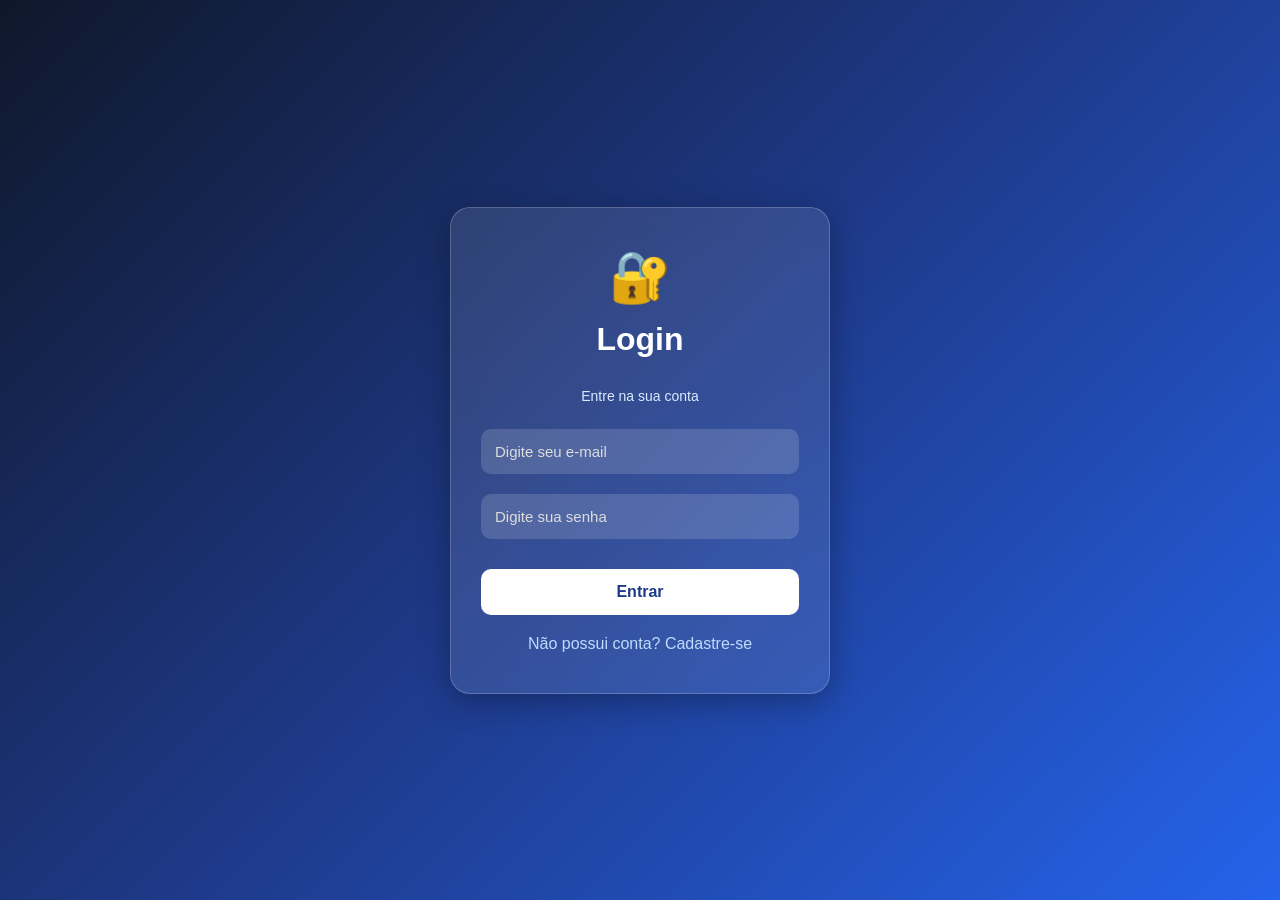
<file: frontend/login.html>
<!DOCTYPE html>
<html lang="pt-BR">
<head>
  <meta charset="UTF-8">
  <meta name="viewport" content="width=device-width, initial-scale=1.0">
  <title>Login - EDUNET</title>

  <style>
    *{
      margin:0;
      padding:0;
      box-sizing:border-box;
      font-family:Arial, sans-serif;
    }

    body{
      height:100vh;
      display:flex;
      justify-content:center;
      align-items:center;
      background:linear-gradient(135deg,#0f172a,#1e3a8a,#2563eb);
      overflow:hidden;
    }

    .container{
      width:380px;
      background:rgba(255,255,255,0.1);
      backdrop-filter:blur(15px);
      border:1px solid rgba(255,255,255,0.2);
      border-radius:20px;
      padding:40px 30px;
      box-shadow:0 8px 32px rgba(0,0,0,0.3);
      color:white;
      animation:fade 0.7s ease;
    }

    @keyframes fade{
      from{
        opacity:0;
        transform:translateY(20px);
      }
      to{
        opacity:1;
        transform:translateY(0);
      }
    }

    h2{
      text-align:center;
      margin-bottom:30px;
      font-size:32px;
    }

    .input-box{
      position:relative;
      margin-bottom:20px;
    }

    .input-box input{
      width:100%;
      padding:14px;
      border:none;
      outline:none;
      border-radius:10px;
      background:rgba(255,255,255,0.15);
      color:white;
      font-size:15px;
      transition:0.3s;
    }

    .input-box input::placeholder{
      color:#ddd;
    }

    .input-box input:focus{
      background:rgba(255,255,255,0.25);
      transform:scale(1.02);
    }

    button{
      width:100%;
      padding:14px;
      border:none;
      border-radius:10px;
      background:white;
      color:#1e3a8a;
      font-size:16px;
      font-weight:bold;
      cursor:pointer;
      transition:0.3s;
      margin-top:10px;
    }

    button:hover{
      background:#dbeafe;
      transform:translateY(-2px);
    }

    .link{
      text-align:center;
      margin-top:20px;
      cursor:pointer;
      color:#bfdbfe;
      transition:0.3s;
    }

    .link:hover{
      color:white;
    }

    .hidden{
      display:none;
    }

    .logo{
      text-align:center;
      font-size:50px;
      margin-bottom:15px;
    }

    .subtitle{
      text-align:center;
      color:#dbeafe;
      margin-bottom:25px;
      font-size:14px;
    }

    @media(max-width:450px){
      .container{
        width:90%;
        padding:30px 20px;
      }
    }
  </style>
</head>

<body>

  <div class="container">

    <form id="loginForm">
      <div class="logo">🔐</div>

      <h2>Login</h2>

      <div class="subtitle">Entre na sua conta</div>

      <div class="input-box">
        <input type="email" id="loginEmail" placeholder="Digite seu e-mail" required>
      </div>

      <div class="input-box">
        <input type="password" id="loginSenha" placeholder="Digite sua senha" required>
      </div>

      <button type="submit">Entrar</button>

      <div class="link" onclick="mostrarCadastro()">
        Não possui conta? Cadastre-se
      </div>
    </form>

    <form id="cadastroForm" class="hidden">
      <div class="logo">👤</div>

      <h2>Cadastro</h2>

      <div class="subtitle">Crie sua conta agora</div>

      <div class="input-box">
        <input type="text" id="cadNome" placeholder="Nome completo" required>
      </div>

      <div class="input-box">
        <input type="email" id="cadEmail" placeholder="Digite seu e-mail" required>
      </div>

      <div class="input-box">
        <input type="password" id="cadSenha" placeholder="Digite sua senha" required>
      </div>

      <div class="input-box">
        <input type="password" id="cadConfirmarSenha" placeholder="Confirmar senha" required>
      </div>

      <button type="submit">Cadastrar</button>

      <div class="link" onclick="mostrarLogin()">
        Já possui conta? Fazer login
      </div>
    </form>

  </div>

  <script>
    function mostrarCadastro() {
      document.getElementById("loginForm").classList.add("hidden");
      document.getElementById("cadastroForm").classList.remove("hidden");
    }

    function mostrarLogin() {
      document.getElementById("cadastroForm").classList.add("hidden");
      document.getElementById("loginForm").classList.remove("hidden");
    }

    const loginForm = document.getElementById("loginForm");
    const cadastroForm = document.getElementById("cadastroForm");

    cadastroForm.addEventListener("submit", async function(e) {
      e.preventDefault();

      const nome = document.getElementById("cadNome").value.trim();
      const email = document.getElementById("cadEmail").value.trim();
      const senha = document.getElementById("cadSenha").value.trim();
      const confirmarSenha = document.getElementById("cadConfirmarSenha").value.trim();

      if (senha !== confirmarSenha) {
        alert("As senhas não coincidem.");
        return;
      }

      const resposta = await fetch("http://localhost:5069/api/clientes", {
        method: "POST",
        headers: {
          "Content-Type": "application/json"
        },
        body: JSON.stringify({
          nome: nome,
          email: email,
          telefone: "",
          cpf: "",
          senha: senha
        })
      });

      if (resposta.ok) {
        alert("Cadastro realizado com sucesso!");
        cadastroForm.reset();
        mostrarLogin();
      } else {
        alert("Erro ao cadastrar usuário.");
      }
    });

    loginForm.addEventListener("submit", async function(e) {
      e.preventDefault();

      const email = document.getElementById("loginEmail").value.trim();
      const senha = document.getElementById("loginSenha").value.trim();

      const resposta = await fetch("http://localhost:5069/api/login", {
        method: "POST",
        headers: {
          "Content-Type": "application/json"
        },
        body: JSON.stringify({
          email: email,
          senha: senha
        })
      });

      if (resposta.ok) {
        const dados = await resposta.json();

        localStorage.setItem("usuarioLogado", JSON.stringify(dados.usuario));

        alert("Login realizado com sucesso!");
        
        window.location.href = "index.html";
      } else {
        alert("Email ou senha inválidos.");
      }
    });
  </script>

  <script src="https://vlibras.gov.br/app/vlibras-plugin.js"></script>
  <script>
    new window.VLibras.Widget('https://vlibras.gov.br/app');
  </script>

</body>
</html>
</file>
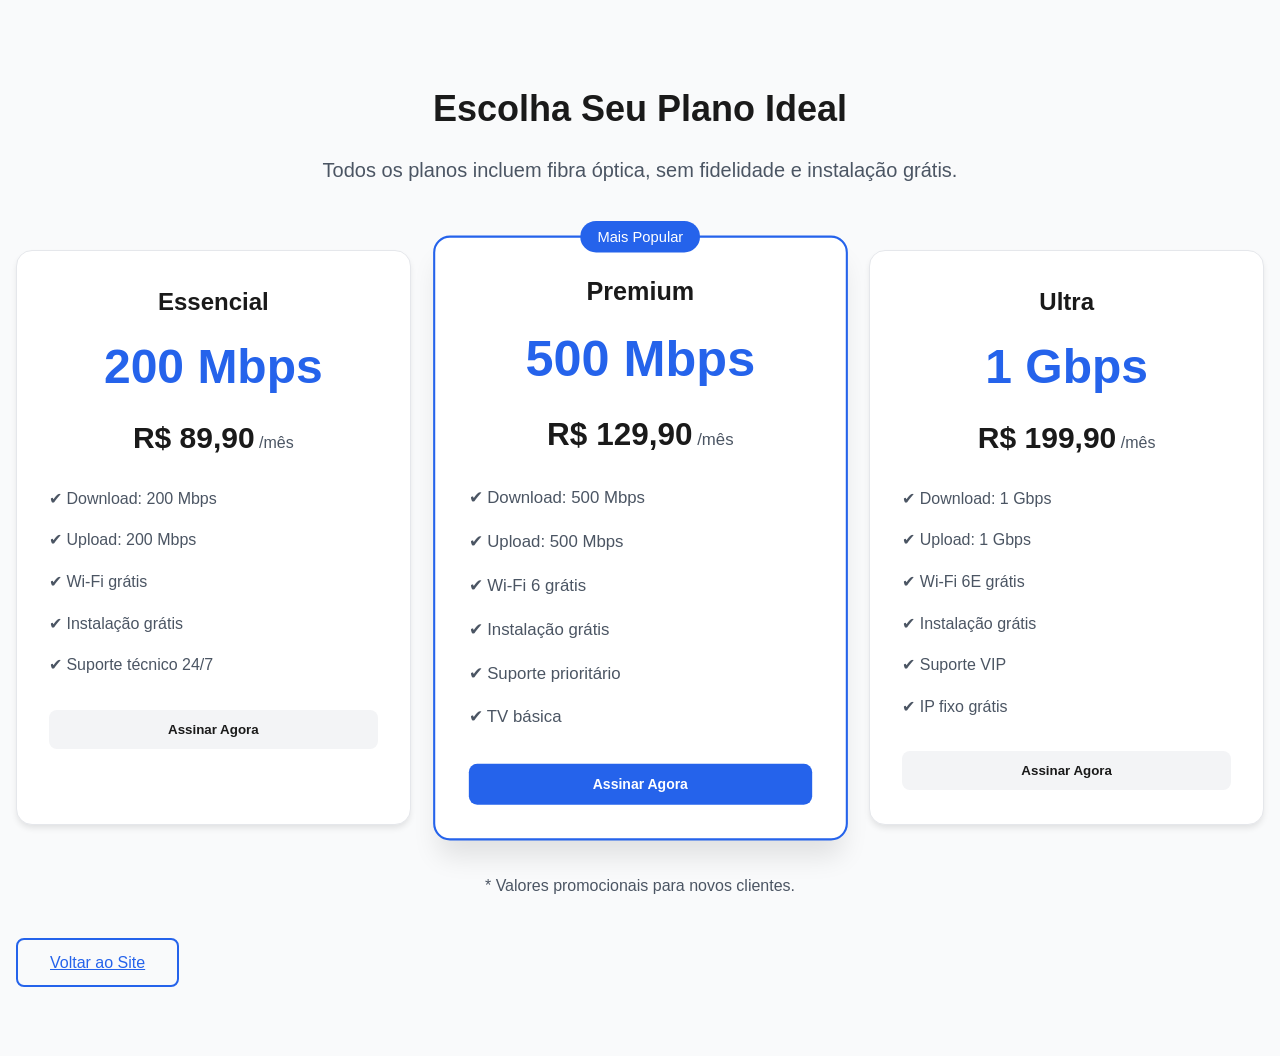
<file: frontend/planos.html>
<!DOCTYPE html>
<html lang="pt-BR">
<head>
    <meta charset="UTF-8">
    <meta name="viewport" content="width=device-width, initial-scale=1.0">
    <title>Planos - EDUNET</title>
    <link rel="stylesheet" href="styles.css">
</head>

<body>

<section id="planos" class="plans">
    <div class="container">

        <div class="section-header">
            <h2 class="section-title">Escolha Seu Plano Ideal</h2>
            <p class="section-description">
                Todos os planos incluem fibra óptica, sem fidelidade e instalação grátis.
            </p>
        </div>

        <div class="plans-grid">

            <div class="plan-card">
                <div class="plan-header">
                    <h3 class="plan-name">Essencial</h3>
                    <div class="plan-speed">200 Mbps</div>
                    <div class="plan-price">
                        <span class="price-value">R$ 89,90</span>
                        <span class="price-period">/mês</span>
                    </div>
                </div>

                <ul class="plan-features">
                    <li>✔ Download: 200 Mbps</li>
                    <li>✔ Upload: 200 Mbps</li>
                    <li>✔ Wi-Fi grátis</li>
                    <li>✔ Instalação grátis</li>
                    <li>✔ Suporte técnico 24/7</li>
                </ul>

                <button type="button" class="btn-plan" onclick="assinarPlano('essencial')">
                    Assinar Agora
                </button>
            </div>

            <div class="plan-card plan-popular">
                <div class="popular-badge">Mais Popular</div>

                <div class="plan-header">
                    <h3 class="plan-name">Premium</h3>
                    <div class="plan-speed">500 Mbps</div>
                    <div class="plan-price">
                        <span class="price-value">R$ 129,90</span>
                        <span class="price-period">/mês</span>
                    </div>
                </div>

                <ul class="plan-features">
                    <li>✔ Download: 500 Mbps</li>
                    <li>✔ Upload: 500 Mbps</li>
                    <li>✔ Wi-Fi 6 grátis</li>
                    <li>✔ Instalação grátis</li>
                    <li>✔ Suporte prioritário</li>
                    <li>✔ TV básica</li>
                </ul>

                <button type="button" class="btn-plan btn-plan-popular" onclick="assinarPlano('premium')">
                    Assinar Agora
                </button>
            </div>

            <div class="plan-card">
                <div class="plan-header">
                    <h3 class="plan-name">Ultra</h3>
                    <div class="plan-speed">1 Gbps</div>
                    <div class="plan-price">
                        <span class="price-value">R$ 199,90</span>
                        <span class="price-period">/mês</span>
                    </div>
                </div>

                <ul class="plan-features">
                    <li>✔ Download: 1 Gbps</li>
                    <li>✔ Upload: 1 Gbps</li>
                    <li>✔ Wi-Fi 6E grátis</li>
                    <li>✔ Instalação grátis</li>
                    <li>✔ Suporte VIP</li>
                    <li>✔ IP fixo grátis</li>
                </ul>

                <button type="button" class="btn-plan" onclick="assinarPlano('ultra')">
                    Assinar Agora
                </button>
            </div>

        </div>

        <div class="plans-disclaimer">
            <p>* Valores promocionais para novos clientes.</p>
        </div>

        <br><br>

        <a href="#" onclick="irParaPagina('index.html')" class="btn-outline voltar-btn">
            Voltar ao Site
        </a>

    </div>
</section>

<script>
    function irParaPagina(pagina) {
        document.body.classList.add("fade-out");

        setTimeout(() => {
            window.location.href = pagina;
        }, 350);
    }

    function assinarPlano(plano) {
        localStorage.setItem("planoEscolhido", plano);

        document.body.classList.add("fade-out");

        setTimeout(() => {
            window.location.href = "index.html#contato";
        }, 350);
    }
</script>

</body>
</html>
</file>
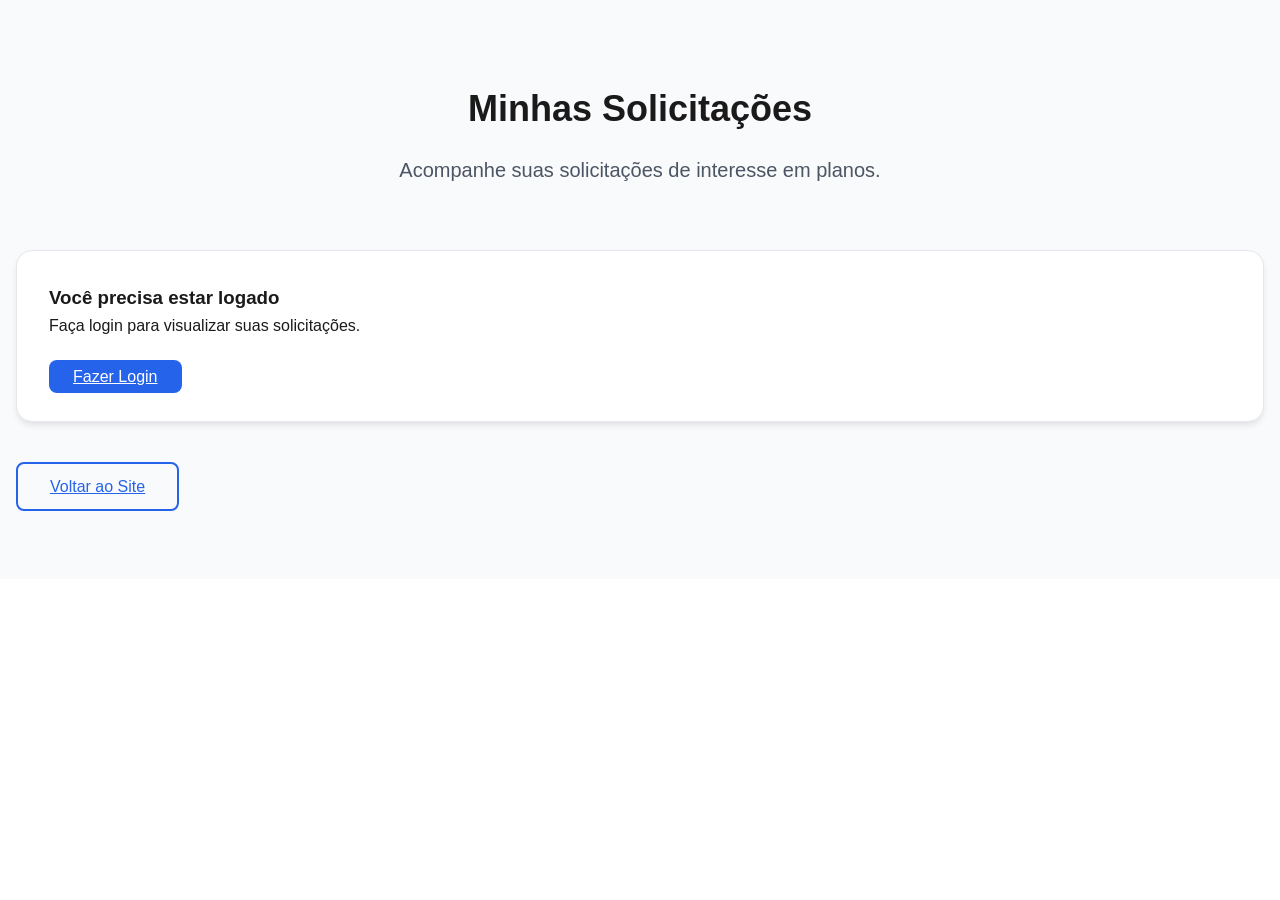
<file: frontend/solicitacoes.html>
<!DOCTYPE html>
<html lang="pt-BR">
<head>
    <meta charset="UTF-8">
    <meta name="viewport" content="width=device-width, initial-scale=1.0">
    <title>Minhas Solicitações - EDUNET</title>
    <link rel="stylesheet" href="styles.css">
</head>

<body>

<section class="plans">
    <div class="container">

        <div class="section-header">
            <h2 class="section-title">Minhas Solicitações</h2>
            <p class="section-description">
                Acompanhe suas solicitações de interesse em planos.
            </p>
        </div>

        <div id="conteudoSolicitacao" class="plan-card"></div>

        <br><br>

        <a href="#" onclick="irParaPagina('index.html')" class="btn-outline voltar-btn">
            Voltar ao Site
        </a>

    </div>
</section>

<script>
    function irParaPagina(pagina) {
        document.body.classList.add("fade-out");

        setTimeout(() => {
            window.location.href = pagina;
        }, 350);
    }

    const usuarioLogado = JSON.parse(localStorage.getItem("usuarioLogado"));
    const solicitacao = JSON.parse(localStorage.getItem("ultimaSolicitacao"));
    const conteudo = document.getElementById("conteudoSolicitacao");

    if (!usuarioLogado) {
        conteudo.innerHTML = `
            <h3>Você precisa estar logado</h3>
            <p>Faça login para visualizar suas solicitações.</p>
            <br>
            <a href="#" onclick="irParaPagina('login.html')" class="btn-primary">
                Fazer Login
            </a>
        `;
    } else if (!solicitacao) {
        conteudo.innerHTML = `
            <h3>Nenhuma solicitação encontrada</h3>
            <p>Você ainda não demonstrou interesse em nenhum plano.</p>
            <br>
            <a href="#" onclick="irParaPagina('planos.html')" class="btn-primary">
                Ver Planos
            </a>
        `;
    } else {
        conteudo.innerHTML = `
            <h3>Solicitação em análise</h3>
            <br>
            <p><strong>Cliente:</strong> ${usuarioLogado.nome || usuarioLogado.email}</p>
            <p><strong>Plano solicitado:</strong> ${solicitacao.plano}</p>
            <p><strong>Telefone:</strong> ${solicitacao.telefone}</p>
            <p><strong>E-mail:</strong> ${solicitacao.email}</p>
            <p><strong>Mensagem:</strong> ${solicitacao.mensagem || "Nenhuma mensagem enviada"}</p>
            <br>
            <p><strong>Status:</strong> Em análise</p>
            <p>Nossa equipe entrará em contato em até 24 horas.</p>
        `;
    }
</script>

</body>
</html>
</file>
<file: frontend/styles.css>
* {
    margin: 0;
    padding: 0;
    box-sizing: border-box;
}

body {
    font-family: -apple-system, BlinkMacSystemFont, 'Segoe UI', Roboto, 'Helvetica Neue', Arial, sans-serif;
    line-height: 1.6;
    color: #1a1a1a;
    background: #ffffff;
}

.container {
    max-width: 1280px;
    margin: 0 auto;
    padding: 0 1rem;
}

.hidden {
    display: none !important;
}

/* Header */
.header {
    position: fixed;
    top: 0;
    left: 0;
    right: 0;
    background: #ffffff;
    box-shadow: 0 1px 3px rgba(0, 0, 0, 0.1);
    z-index: 1000;
}

.header-content {
    display: flex;
    align-items: center;
    justify-content: space-between;
    height: 64px;
}

.logo {
    display: flex;
    align-items: center;
    gap: 0.5rem;
}

.logo-icon {
    width: 40px;
    height: 40px;
    background: #2563eb;
    border-radius: 8px;
    display: flex;
    align-items: center;
    justify-content: center;
    color: white;
}

.logo-text {
    font-size: 1.25rem;
    font-weight: 700;
    color: #1a1a1a;
}

.nav-desktop {
    display: none;
    align-items: center;
    gap: 2rem;
}

.nav-link {
    background: none;
    border: none;
    color: #4b5563;
    cursor: pointer;
    font-size: 1rem;
    transition: color 0.3s;
}

.nav-link:hover {
    color: #2563eb;
}

.btn-primary {
    background: #2563eb;
    color: white;
    padding: 0.5rem 1.5rem;
    border-radius: 8px;
    border: none;
    cursor: pointer;
    font-size: 1rem;
    transition: background 0.3s;
}

.btn-primary:hover {
    background: #1d4ed8;
}

.menu-toggle {
    background: none;
    border: none;
    padding: 0.5rem;
    cursor: pointer;
}

.nav-mobile {
    padding: 1rem 0;
    border-top: 1px solid #e5e7eb;
}

.nav-link-mobile {
    display: block;
    width: 100%;
    background: none;
    border: none;
    color: #4b5563;
    padding: 0.5rem 0;
    text-align: left;
    cursor: pointer;
    font-size: 1rem;
    transition: color 0.3s;
}

.nav-link-mobile:hover {
    color: #2563eb;
}

.nav-mobile .btn-primary {
    width: 100%;
    margin-top: 0.5rem;
}

@media (min-width: 768px) {
    .nav-desktop {
        display: flex;
    }
    
    .menu-toggle {
        display: none;
    }
}

/* Hero Section */
.hero {
    padding: 8rem 0 4rem;
    background: linear-gradient(to bottom right, #dbeafe, #ffffff);
}

.hero-grid {
    display: grid;
    gap: 3rem;
    align-items: center;
}

.hero-title {
    font-size: 3rem;
    font-weight: 700;
    color: #1a1a1a;
    margin-bottom: 1.5rem;
    line-height: 1.2;
}

.text-blue {
    color: #2563eb;
}

.hero-description {
    font-size: 1.25rem;
    color: #4b5563;
    margin-bottom: 2rem;
}

.hero-buttons {
    display: flex;
    flex-direction: column;
    gap: 1rem;
    margin-bottom: 3rem;
}

.btn-lg {
    padding: 1rem 2rem;
    font-size: 1.125rem;
}

.btn-outline {
    background: transparent;
    color: #2563eb;
    border: 2px solid #2563eb;
    padding: 0.875rem 2rem;
    border-radius: 8px;
    cursor: pointer;
    font-size: 1rem;
    transition: background 0.3s;
}

.btn-outline:hover {
    background: #dbeafe;
}

.hero-features {
    display: grid;
    grid-template-columns: repeat(3, 1fr);
    gap: 1.5rem;
}

.hero-feature {
    display: flex;
    flex-direction: column;
    align-items: center;
    text-align: center;
}

.feature-icon {
    width: 48px;
    height: 48px;
    background: #dbeafe;
    border-radius: 50%;
    display: flex;
    align-items: center;
    justify-content: center;
    margin-bottom: 0.5rem;
    color: #2563eb;
}

.hero-feature p {
    font-size: 0.875rem;
    color: #4b5563;
}

.hero-image {
    position: relative;
}

.hero-image img {
    width: 100%;
    height: 500px;
    object-fit: cover;
    border-radius: 16px;
    box-shadow: 0 20px 25px -5px rgba(0, 0, 0, 0.1), 0 10px 10px -5px rgba(0, 0, 0, 0.04);
}

.uptime-badge {
    display: none;
}

@media (min-width: 768px) {
    .hero-grid {
        grid-template-columns: repeat(2, 1fr);
    }
    
    .hero-buttons {
        flex-direction: row;
    }
    
    .uptime-badge {
        display: block;
        position: absolute;
        bottom: -2rem;
        left: -2rem;
        background: white;
        padding: 1.5rem;
        border-radius: 12px;
        box-shadow: 0 10px 15px -3px rgba(0, 0, 0, 0.1);
    }
    
    .uptime-number {
        font-size: 2.25rem;
        font-weight: 700;
        color: #2563eb;
    }
    
    .uptime-text {
        color: #4b5563;
    }
}

@media (min-width: 1024px) {
    .hero-title {
        font-size: 3.75rem;
    }
}

/* Features Section */
.features {
    padding: 5rem 0;
    background: white;
}

.section-header {
    text-align: center;
    margin-bottom: 4rem;
}

.section-title {
    font-size: 2.25rem;
    font-weight: 700;
    color: #1a1a1a;
    margin-bottom: 1rem;
}

.section-description {
    font-size: 1.25rem;
    color: #4b5563;
    max-width: 42rem;
    margin: 0 auto;
}

.features-grid {
    display: grid;
    gap: 2rem;
}

.feature-card {
    padding: 1.5rem;
    border: 1px solid #e5e7eb;
    border-radius: 12px;
    transition: box-shadow 0.3s;
}

.feature-card:hover {
    box-shadow: 0 10px 15px -3px rgba(0, 0, 0, 0.1);
}

.feature-card-icon {
    width: 56px;
    height: 56px;
    background: #dbeafe;
    border-radius: 8px;
    display: flex;
    align-items: center;
    justify-content: center;
    margin-bottom: 1rem;
    color: #2563eb;
}

.feature-card-title {
    font-size: 1.25rem;
    font-weight: 700;
    color: #1a1a1a;
    margin-bottom: 0.5rem;
}

.feature-card-description {
    color: #4b5563;
}

@media (min-width: 768px) {
    .features-grid {
        grid-template-columns: repeat(2, 1fr);
    }
}

@media (min-width: 1024px) {
    .features-grid {
        grid-template-columns: repeat(3, 1fr);
    }
}

/* Plans Section */
.plans {
    padding: 5rem 0;
    background: #f9fafb;
}

.plans-grid {
    display: grid;
    gap: 2rem;
}

.plan-card {
    background: white;
    border: 1px solid #e5e7eb;
    border-radius: 16px;
    padding: 2rem;
    position: relative;
    box-shadow: 0 4px 6px -1px rgba(0, 0, 0, 0.1);
    transition: transform 0.3s;
}

.plan-popular {
    border: 2px solid #2563eb;
    box-shadow: 0 20px 25px -5px rgba(0, 0, 0, 0.1);
    transform: scale(1.05);
}

.popular-badge {
    position: absolute;
    top: -1rem;
    left: 50%;
    transform: translateX(-50%);
    background: #2563eb;
    color: white;
    padding: 0.25rem 1rem;
    border-radius: 9999px;
    font-size: 0.875rem;
    display: flex;
    align-items: center;
    gap: 0.25rem;
}

.plan-header {
    text-align: center;
    margin-bottom: 1.5rem;
}

.plan-name {
    font-size: 1.5rem;
    font-weight: 700;
    color: #1a1a1a;
    margin-bottom: 0.5rem;
}

.plan-speed {
    font-size: 3rem;
    font-weight: 700;
    color: #2563eb;
    margin-bottom: 0.5rem;
}

.plan-price {
    color: #4b5563;
}

.price-value {
    font-size: 1.875rem;
    font-weight: 700;
    color: #1a1a1a;
}

.plan-features {
    list-style: none;
    margin-bottom: 2rem;
}

.plan-features li {
    display: flex;
    align-items: flex-start;
    gap: 0.75rem;
    margin-bottom: 1rem;
    color: #4b5563;
}

.plan-features svg {
    color: #10b981;
    flex-shrink: 0;
    margin-top: 0.125rem;
}

.btn-plan {
    width: 100%;
    padding: 0.75rem;
    border-radius: 8px;
    border: none;
    font-weight: 600;
    cursor: pointer;
    transition: background 0.3s;
    background: #f3f4f6;
    color: #1a1a1a;
}

.btn-plan:hover {
    background: #e5e7eb;
}

.btn-plan-popular {
    background: #2563eb;
    color: white;
}

.btn-plan-popular:hover {
    background: #1d4ed8;
}

.plans-disclaimer {
    margin-top: 3rem;
    text-align: center;
    color: #4b5563;
}

@media (min-width: 768px) {
    .plans-grid {
        grid-template-columns: repeat(3, 1fr);
    }
}

/* Testimonials Section */
.testimonials {
    padding: 5rem 0;
    background: white;
}

.testimonials-grid {
    display: grid;
    gap: 2rem;
}

.testimonial-card {
    background: #f9fafb;
    border-radius: 12px;
    padding: 2rem;
    position: relative;
}

.quote-icon {
    position: absolute;
    top: 1.5rem;
    right: 1.5rem;
    color: #dbeafe;
}

.testimonial-header {
    display: flex;
    align-items: center;
    gap: 1rem;
    margin-bottom: 1.5rem;
}

.testimonial-avatar {
    width: 64px;
    height: 64px;
    border-radius: 50%;
    object-fit: cover;
    background: #e5e7eb;
}

.testimonial-name {
    font-weight: 700;
    color: #1a1a1a;
}

.testimonial-role {
    font-size: 0.875rem;
    color: #4b5563;
}

.testimonial-rating {
    display: flex;
    gap: 0.25rem;
    margin-bottom: 1rem;
    color: #fbbf24;
}

.testimonial-content {
    color: #4b5563;
    font-style: italic;
}

@media (min-width: 768px) {
    .testimonials-grid {
        grid-template-columns: repeat(3, 1fr);
    }
}

/* Contact Section */
.contact {
    padding: 5rem 0;
    background: #f9fafb;
}

.contact-grid {
    display: grid;
    gap: 3rem;
}

.contact-info-title {
    font-size: 1.5rem;
    font-weight: 700;
    color: #1a1a1a;
    margin-bottom: 1.5rem;
}

.contact-items {
    margin-bottom: 2rem;
}

.contact-item {
    display: flex;
    align-items: flex-start;
    gap: 1rem;
    margin-bottom: 1.5rem;
}

.contact-icon {
    width: 48px;
    height: 48px;
    background: #dbeafe;
    border-radius: 8px;
    display: flex;
    align-items: center;
    justify-content: center;
    flex-shrink: 0;
    color: #2563eb;
}

.contact-item h4 {
    font-weight: 600;
    color: #1a1a1a;
    margin-bottom: 0.25rem;
}

.contact-item p {
    color: #4b5563;
}

.contact-hours {
    background: #2563eb;
    color: white;
    padding: 1.5rem;
    border-radius: 12px;
}

.contact-hours h4 {
    font-weight: 700;
    margin-bottom: 0.5rem;
}

.contact-hours p {
    color: #bfdbfe;
}

.hours-247 {
    margin-top: 0.5rem;
}

.contact-form-wrapper {
    background: white;
    padding: 2rem;
    border-radius: 12px;
    box-shadow: 0 4px 6px -1px rgba(0, 0, 0, 0.1);
    position: relative;
}

.contact-form {
    display: block;
}

.form-group {
    margin-bottom: 1rem;
}

.form-group label {
    display: block;
    color: #4b5563;
    margin-bottom: 0.5rem;
}

.form-group input,
.form-group select,
.form-group textarea {
    width: 100%;
    padding: 0.75rem 1rem;
    border: 1px solid #d1d5db;
    border-radius: 8px;
    font-size: 1rem;
    font-family: inherit;
}

.form-group input:focus,
.form-group select:focus,
.form-group textarea:focus {
    outline: none;
    border-color: #2563eb;
    box-shadow: 0 0 0 3px rgba(37, 99, 235, 0.1);
}

.form-group textarea {
    resize: none;
}

.btn-submit {
    width: 100%;
    background: #2563eb;
    color: white;
    padding: 0.75rem;
    border-radius: 8px;
    border: none;
    font-weight: 600;
    cursor: pointer;
    display: flex;
    align-items: center;
    justify-content: center;
    gap: 0.5rem;
    transition: background 0.3s;
}

.btn-submit:hover {
    background: #1d4ed8;
}

.success-message {
    text-align: center;
    padding: 3rem 0;
}

.success-icon {
    width: 64px;
    height: 64px;
    background: #d1fae5;
    border-radius: 50%;
    display: flex;
    align-items: center;
    justify-content: center;
    margin: 0 auto 1rem;
    color: #10b981;
}

.success-message h3 {
    font-size: 1.5rem;
    font-weight: 700;
    color: #1a1a1a;
    margin-bottom: 0.5rem;
}

.success-message p {
    color: #4b5563;
}

@media (min-width: 768px) {
    .contact-grid {
        grid-template-columns: repeat(2, 1fr);
    }
}

/* Footer */
.footer {
    background: #111827;
    color: white;
    padding: 4rem 0 2rem;
}

.footer-grid {
    display: grid;
    gap: 2rem;
    margin-bottom: 3rem;
}

.footer-logo {
    display: flex;
    align-items: center;
    gap: 0.5rem;
    margin-bottom: 1rem;
    font-size: 1.25rem;
    font-weight: 700;
}

.footer-description {
    color: #9ca3af;
    margin-bottom: 1rem;
}

.social-links {
    display: flex;
    gap: 1rem;
}

.social-link {
    width: 40px;
    height: 40px;
    background: #1f2937;
    border-radius: 50%;
    display: flex;
    align-items: center;
    justify-content: center;
    color: white;
    transition: background 0.3s;
}

.social-link:hover {
    background: #2563eb;
}

.footer-col h4 {
    font-weight: 700;
    margin-bottom: 1rem;
}

.footer-col ul {
    list-style: none;
}

.footer-col ul li {
    margin-bottom: 0.5rem;
}

.footer-col a,
.footer-col button {
    color: #9ca3af;
    text-decoration: none;
    background: none;
    border: none;
    cursor: pointer;
    font-size: 1rem;
    padding: 0;
    text-align: left;
    transition: color 0.3s;
}

.footer-col a:hover,
.footer-col button:hover {
    color: white;
}

.footer-bottom {
    padding-top: 2rem;
    border-top: 1px solid #374151;
    display: flex;
    flex-direction: column;
    align-items: center;
    gap: 1rem;
}

.footer-bottom p {
    color: #9ca3af;
    font-size: 0.875rem;
}

.footer-links {
    display: flex;
    gap: 1.5rem;
    font-size: 0.875rem;
}

.footer-links a {
    color: #9ca3af;
    text-decoration: none;
    transition: color 0.3s;
}

.footer-links a:hover {
    color: white;
}

@media (min-width: 768px) {
    .footer-grid {
        grid-template-columns: repeat(4, 1fr);
    }
    
    .footer-bottom {
        flex-direction: row;
        justify-content: space-between;
    }
}

/* Smooth Scroll */
html {
    scroll-behavior: smooth;
}
body {
    opacity: 1;
    transition: opacity 0.35s ease;
}

body.fade-out {
    opacity: 0;
}
body {
    opacity: 1;
    transition: opacity 0.35s ease;
}

body.fade-out {
    opacity: 0;
}
body {
    opacity: 1;
    transition: opacity 0.35s ease;
}

body.fade-out {
    opacity: 0;
}
body {
    opacity: 1;
    transition: opacity 0.35s ease;
}

body.fade-out {
    opacity: 0;
}

.form-message {
    margin-top: 15px;
    padding: 14px;
    border-radius: 10px;
    font-weight: 600;
    animation: fadeMessage 0.3s ease;
}

.form-message.error {
    background: rgba(255, 0, 0, 0.12);
    color: #ff4d4d;
    border: 1px solid rgba(255, 0, 0, 0.25);
}

.form-message.success {
    background: rgba(0, 255, 120, 0.12);
    color: #2ecc71;
    border: 1px solid rgba(0, 255, 120, 0.25);
}

@keyframes fadeMessage {
    from {
        opacity: 0;
        transform: translateY(10px);
    }

    to {
        opacity: 1;
        transform: translateY(0);
    }
}
</file>
